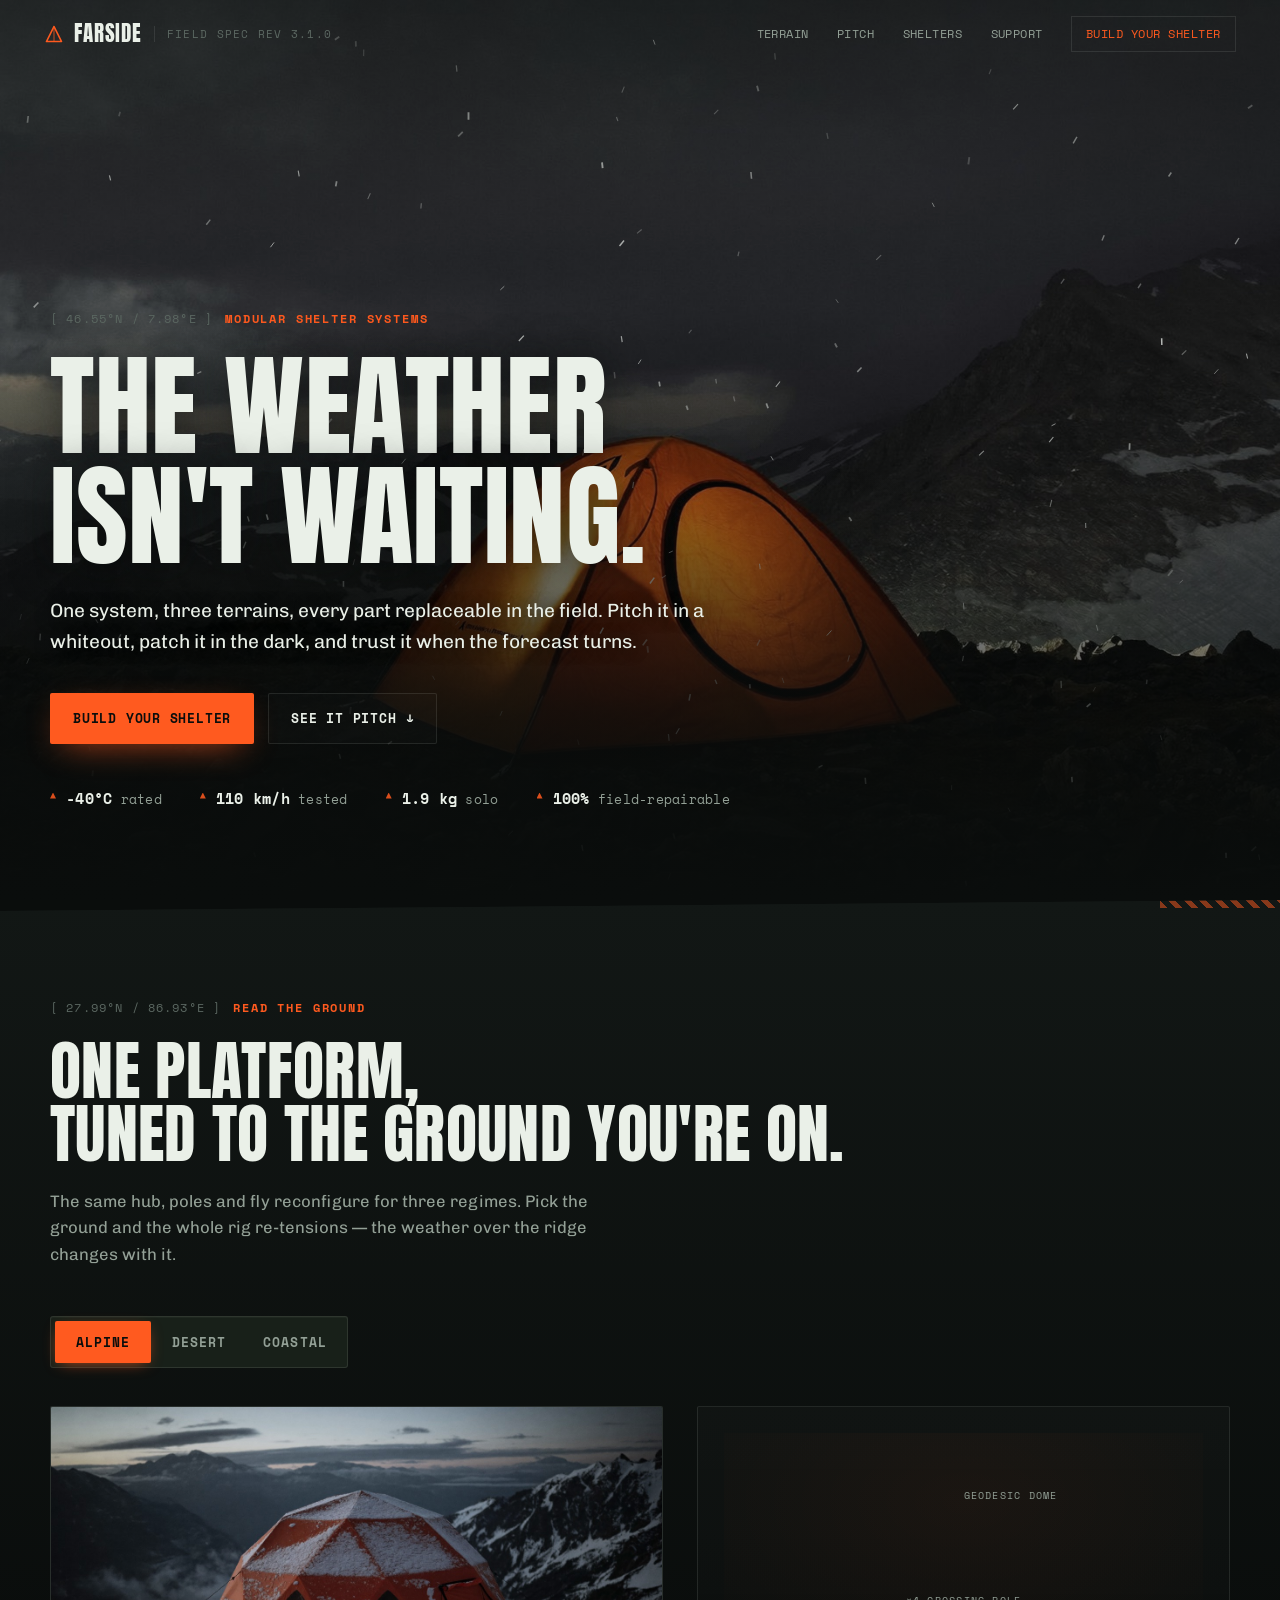
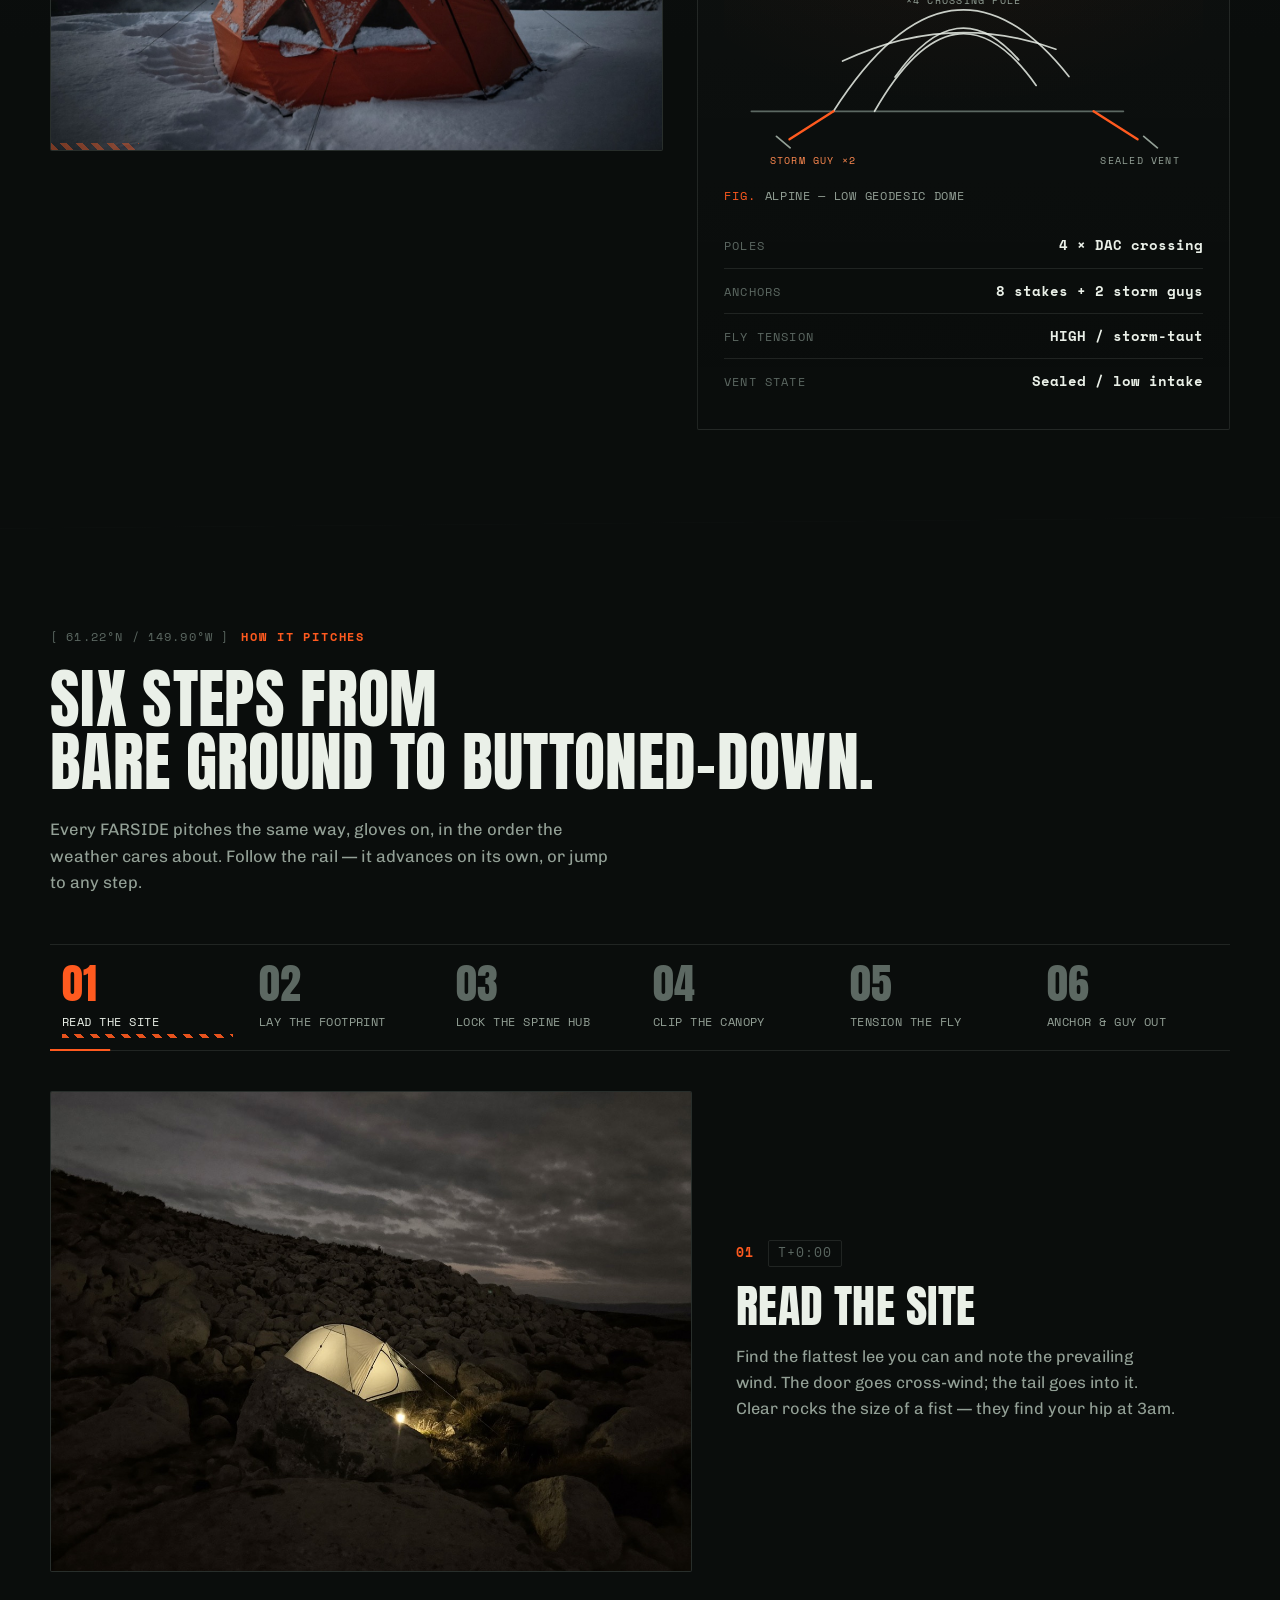
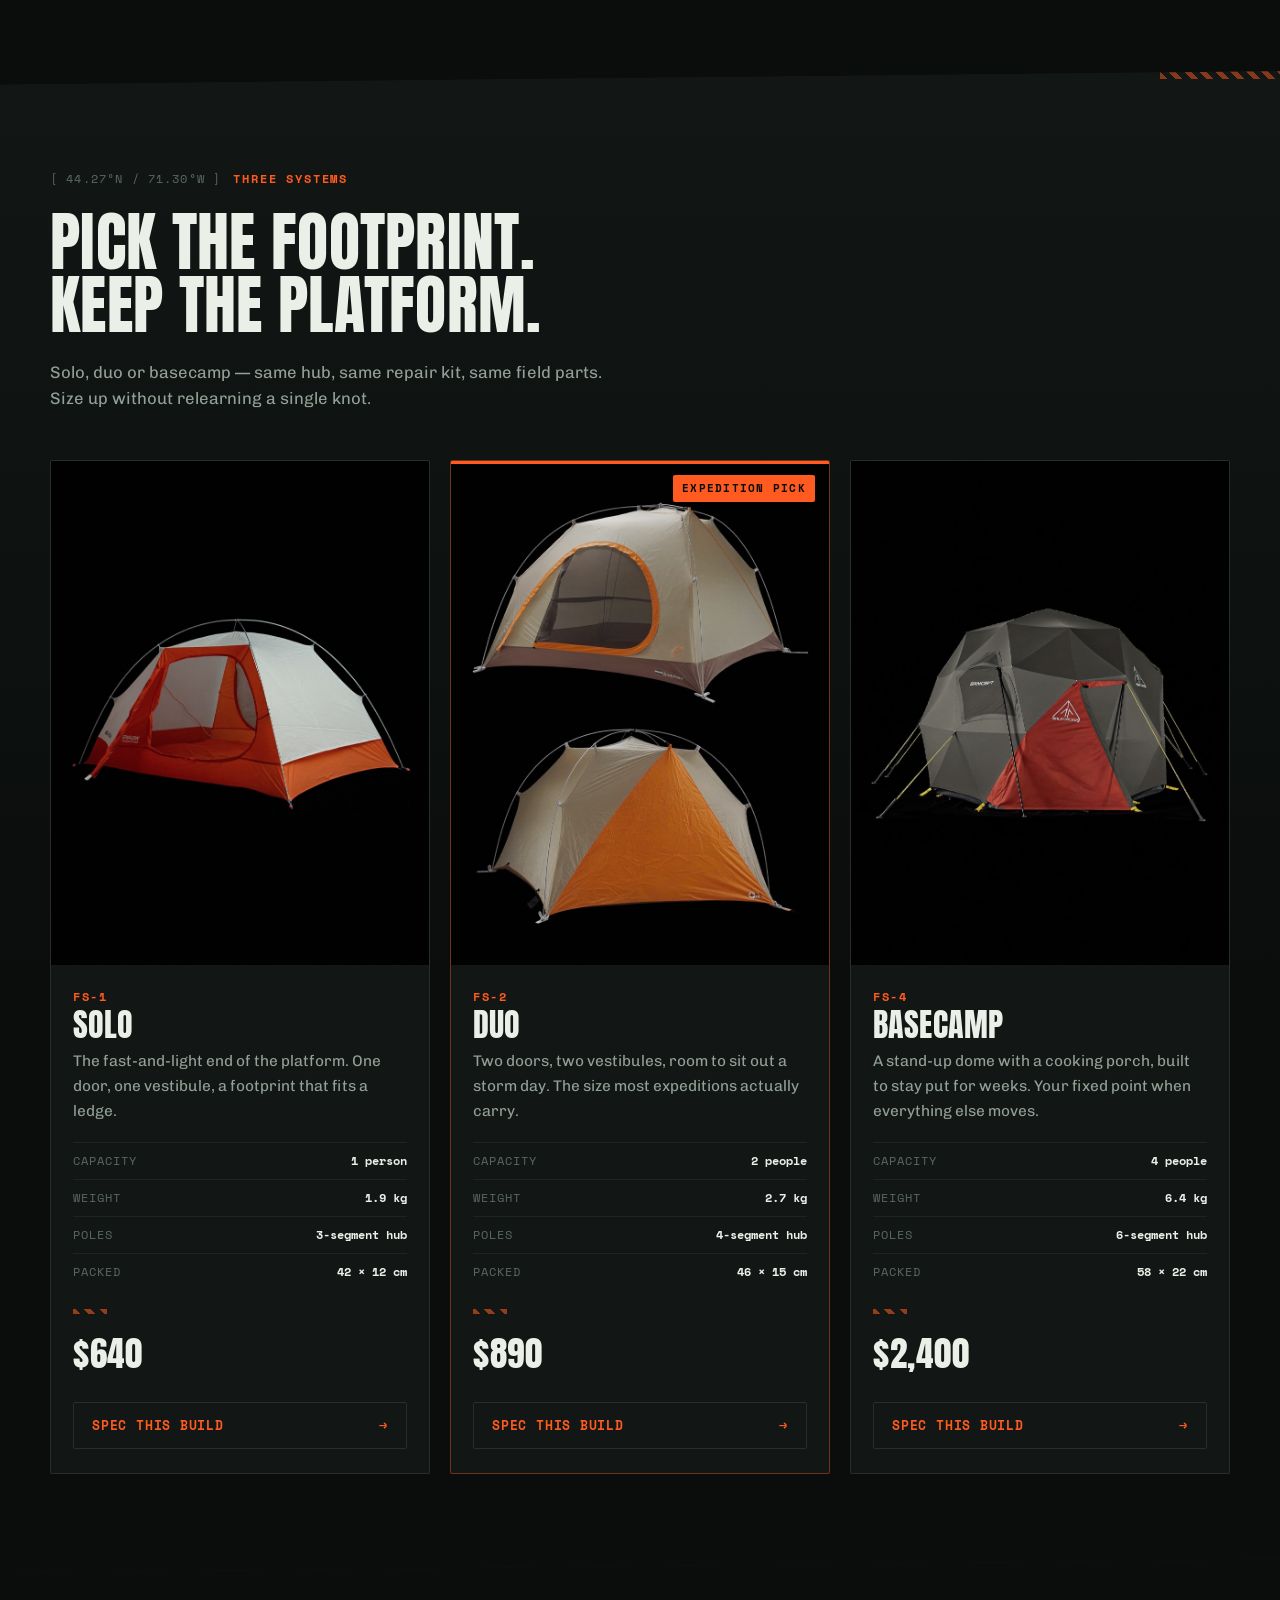
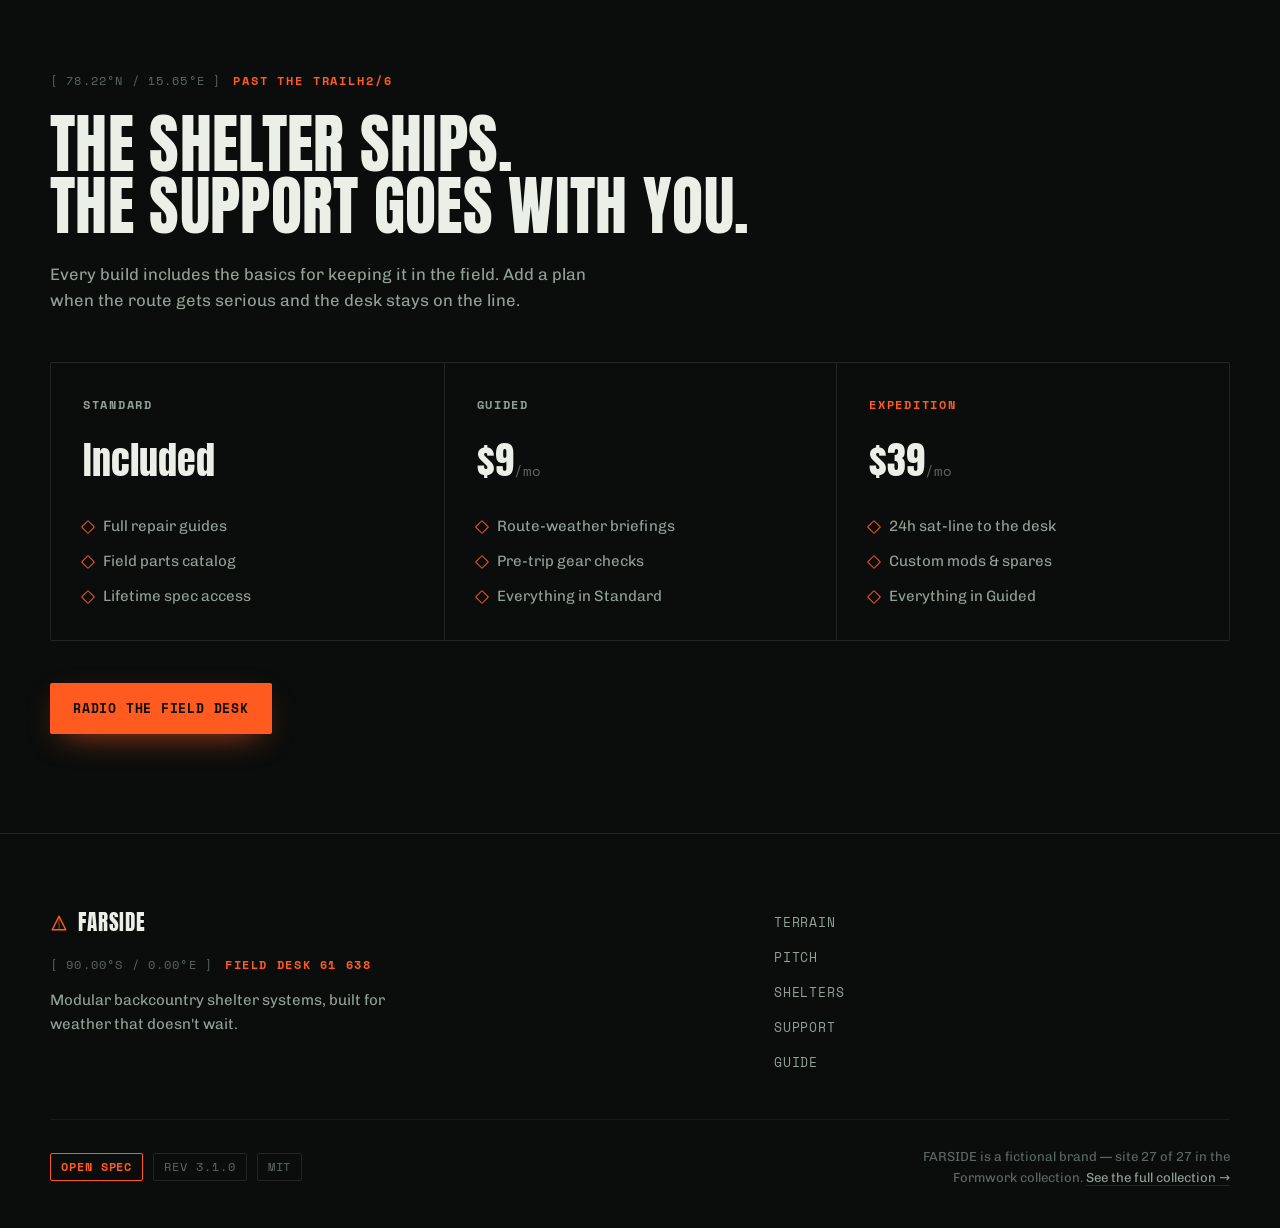
<file: index.html>
<!doctype html>
<html lang="en">
<head>
<meta charset="utf-8" />
<meta name="viewport" content="width=device-width, initial-scale=1" />
<title>FARSIDE — Shelter systems for weather that doesn't wait</title>
<meta name="description" content="FARSIDE builds modular backcountry shelter systems: one platform, three terrains, every part field-replaceable. Rated to -40°C, tested to 110 km/h." />
<meta name="theme-color" content="#0A0D0C" />
<meta property="og:title" content="FARSIDE — Modular backcountry shelter systems" />
<meta property="og:description" content="One system, three terrains, every part replaceable in the field. The weather isn't waiting." />
<link rel="preconnect" href="https://fonts.googleapis.com" />
<link rel="preconnect" href="https://fonts.gstatic.com" crossorigin />
<link href="https://fonts.googleapis.com/css2?family=Anton&family=Chivo:wght@400;500;700&family=Space+Mono:wght@400;700&display=swap" rel="stylesheet" />
<link rel="stylesheet" href="./styles.css" />
</head>
<body>
<a class="skip" href="#hero">Skip to content</a>

<header class="nav" id="nav">
  <a class="brand" href="./" aria-label="FARSIDE home">
    <span class="brand-mark" aria-hidden="true">
      <svg viewBox="0 0 24 24" width="20" height="20" fill="none"><path d="M12 3 3 21h18L12 3Z" stroke="currentColor" stroke-width="2" stroke-linejoin="round"/><path d="M12 3v18" stroke="currentColor" stroke-width="2" stroke-linejoin="round" opacity=".45"/></svg>
    </span>
    <span class="brand-word">FARSIDE</span>
    <span class="brand-rev" aria-hidden="true">FIELD SPEC rev 3.1.0</span>
  </a>
  <nav class="nav-links" aria-label="Primary">
    <a href="#terrain">Terrain</a>
    <a href="#pitch">Pitch</a>
    <a href="#shelters">Shelters</a>
    <a href="#support">Support</a>
    <a class="nav-cta" href="#shelters">Build your shelter</a>
  </nav>
</header>

<main>
  <!-- ============ HERO ============ -->
  <section class="hero" id="hero">
    <div class="hero-media">
      <img class="hero-bg" src="./assets/hero.jpg" width="1920" height="1080" fetchpriority="high"
           alt="A storm-lit expedition tent pitched on an exposed alpine ridge at dusk, snow driving across the frame." />
      <canvas id="weather" aria-hidden="true"></canvas>
      <div class="hero-scrim" aria-hidden="true"></div>
    </div>
    <div class="hero-inner">
      <p class="eyebrow reveal">
        <span class="grid-ref" aria-hidden="true">[ 46.55&deg;N / 7.98&deg;E ]</span>
        <span class="scramble" data-scramble>MODULAR SHELTER SYSTEMS</span>
      </p>
      <h1 class="hero-title reveal">The weather<br>isn't waiting.</h1>
      <p class="hero-sub reveal">One system, three terrains, every part replaceable in the field.
        Pitch it in a whiteout, patch it in the dark, and trust it when the forecast turns.</p>
      <div class="hero-cta reveal">
        <a class="btn btn-primary" href="#shelters">Build your shelter</a>
        <a class="btn btn-ghost" href="#pitch">See it pitch <span aria-hidden="true">&darr;</span></a>
      </div>
      <ul class="stat-strip reveal" aria-label="Field ratings at a glance">
        <li><b class="scramble" data-scramble>-40&deg;C</b> rated</li>
        <li><b class="scramble" data-scramble>110 km/h</b> tested</li>
        <li><b class="scramble" data-scramble>1.9 kg</b> solo</li>
        <li><b class="scramble" data-scramble>100%</b> field-repairable</li>
      </ul>
    </div>
  </section>

  <!-- ============ TERRAIN — segmented control ============ -->
  <section id="terrain" class="terrain cut-both">
    <div class="section-head">
      <p class="eyebrow reveal">
        <span class="grid-ref" aria-hidden="true">[ 27.99&deg;N / 86.93&deg;E ]</span>
        <span class="scramble" data-scramble>READ THE GROUND</span>
      </p>
      <h2 class="reveal">One platform,<br>tuned to the ground you're on.</h2>
      <p class="section-lead reveal">The same hub, poles and fly reconfigure for three regimes. Pick the ground and
        the whole rig re-tensions &mdash; the weather over the ridge changes with it.</p>
    </div>

    <div class="terrain-control reveal">
      <div class="seg" role="tablist" aria-label="Choose terrain">
        <span class="seg-thumb" aria-hidden="true"></span>
        <button class="seg-btn" role="tab" id="tab-alpine" aria-selected="true" aria-controls="terrain-panel" tabindex="0" data-terrain="alpine">Alpine</button>
        <button class="seg-btn" role="tab" id="tab-desert" aria-selected="false" aria-controls="terrain-panel" tabindex="-1" data-terrain="desert">Desert</button>
        <button class="seg-btn" role="tab" id="tab-coastal" aria-selected="false" aria-controls="terrain-panel" tabindex="-1" data-terrain="coastal">Coastal</button>
      </div>
    </div>

    <div class="terrain-panel" id="terrain-panel" role="tabpanel" aria-labelledby="tab-alpine" tabindex="0">
      <!-- environment image -->
      <div class="env-stack">
        <img class="env is-active" data-env="alpine" src="./assets/terrain-alpine.jpg" width="1280" height="720" loading="lazy"
             alt="A geodesic dome tent braced on a wind-scoured alpine col under a bank of grey cloud." />
        <img class="env" data-env="desert" src="./assets/terrain-desert.jpg" width="1280" height="720" loading="lazy"
             alt="A shade-awning shelter on cracked desert hardpan, heat haze rising off the ground." />
        <img class="env" data-env="coastal" src="./assets/terrain-coastal.jpg" width="1280" height="720" loading="lazy"
             alt="A low aerodynamic tent staked into a rain-swept coastal headland, sea spray blowing inland." />
      </div>

      <!-- diagram + spec -->
      <div class="config">
        <figure class="diagram">
          <svg class="tent-svg" viewBox="0 0 420 300" role="img" aria-labelledby="diagram-title diagram-desc">
            <title id="diagram-title">Tent configuration diagram</title>
            <desc id="diagram-desc">A line drawing of the shelter re-pitched for the selected terrain, showing pole geometry, anchors and vent state. Highlighted members are the terrain-specific reinforcements.</desc>

            <!-- ALPINE: low geodesic dome, crossing poles, storm guys -->
            <g class="tent-config is-active" data-config="alpine">
              <path class="ground" pathLength="1" d="M24 244 H396" />
              <path class="member" pathLength="1" d="M96 244 Q210 66 324 244" />
              <path class="member" pathLength="1" d="M132 244 Q210 108 288 244" />
              <path class="member" pathLength="1" d="M104 200 Q210 150 316 200" />
              <path class="member" pathLength="1" d="M150 214 Q210 128 270 214" />
              <path class="hl" pathLength="1" d="M96 244 L52 272" />
              <path class="hl" pathLength="1" d="M324 244 L368 272" />
              <path class="stake" pathLength="1" d="M46 266 l12 10 M368 266 l12 10" />
              <text class="callout" x="210" y="58">GEODESIC DOME</text>
              <text class="callout" x="210" y="150" text-anchor="middle">&times;4 CROSSING POLE</text>
              <text class="callout hl-txt" x="40" y="290">STORM GUY &times;2</text>
              <text class="callout" x="330" y="290">SEALED VENT</text>
            </g>

            <!-- DESERT: extended shade awning, elevated vent gap, wide stakes -->
            <g class="tent-config" data-config="desert">
              <path class="ground" pathLength="1" d="M24 244 H396" />
              <path class="member" pathLength="1" d="M196 236 Q262 112 322 236" />
              <path class="member" pathLength="1" d="M214 232 Q262 150 300 232" />
              <path class="hl" pathLength="1" d="M258 122 L84 176 L104 214" />
              <path class="hl" pathLength="1" d="M84 176 L84 236" />
              <path class="member" pathLength="1" d="M196 236 h126" stroke-dasharray="6 7" />
              <path class="stake" pathLength="1" d="M74 232 l20 12 M300 236 l20 12" />
              <text class="callout hl-txt" x="150" y="150">SHADE AWNING</text>
              <text class="callout" x="262" y="104" text-anchor="middle">VENT GAP</text>
              <text class="callout" x="322" y="272">WIDE STAKE</text>
              <text class="callout" x="60" y="272">SPAR</text>
            </g>

            <!-- COASTAL: aerodynamic low tail into wind, storm skirt, doubled anchors -->
            <g class="tent-config" data-config="coastal">
              <path class="ground" pathLength="1" d="M24 244 H396" />
              <path class="member" pathLength="1" d="M60 244 Q66 196 132 178 Q232 150 300 150 Q356 150 360 244" />
              <path class="member" pathLength="1" d="M132 178 Q150 210 176 244" />
              <path class="member" pathLength="1" d="M300 150 Q312 200 322 244" />
              <path class="hl" pathLength="1" d="M60 244 Q210 258 360 244" />
              <path class="hl" pathLength="1" d="M72 244 l14 12 M112 244 l14 12 M300 244 l14 12 M338 244 l14 12" />
              <path class="wind" pathLength="1" d="M18 150 h64 m-14 -8 l14 8 -14 8" />
              <text class="callout" x="24" y="138">WIND</text>
              <text class="callout" x="70" y="176">AERO TAIL</text>
              <text class="callout hl-txt" x="210" y="278" text-anchor="middle">STORM SKIRT &middot; DOUBLED ANCHOR</text>
              <text class="callout" x="330" y="140">LEEWARD VENT</text>
            </g>
          </svg>
          <figcaption class="diagram-cap">
            <span class="grid-ref" aria-hidden="true">FIG.</span>
            <span data-config-label>Alpine &mdash; low geodesic dome</span>
          </figcaption>
        </figure>

        <dl class="config-spec">
          <div class="spec-row">
            <dt>Poles</dt>
            <dd class="scramble" data-scramble data-spec="poles">4 &times; DAC crossing</dd>
          </div>
          <div class="spec-row">
            <dt>Anchors</dt>
            <dd class="scramble" data-scramble data-spec="anchors">8 stakes + 2 storm guys</dd>
          </div>
          <div class="spec-row">
            <dt>Fly tension</dt>
            <dd class="scramble" data-scramble data-spec="tension">HIGH / storm-taut</dd>
          </div>
          <div class="spec-row">
            <dt>Vent state</dt>
            <dd class="scramble" data-scramble data-spec="vent">Sealed / low intake</dd>
          </div>
        </dl>
      </div>
    </div>
  </section>

  <!-- ============ PITCH — numbered walkthrough ============ -->
  <section id="pitch" class="pitch">
    <div class="section-head">
      <p class="eyebrow reveal">
        <span class="grid-ref" aria-hidden="true">[ 61.22&deg;N / 149.90&deg;W ]</span>
        <span class="scramble" data-scramble>HOW IT PITCHES</span>
      </p>
      <h2 class="reveal">Six steps from<br>bare ground to buttoned-down.</h2>
      <p class="section-lead reveal">Every FARSIDE pitches the same way, gloves on, in the order the weather cares about.
        Follow the rail &mdash; it advances on its own, or jump to any step.</p>
    </div>

    <div class="pitch-rig reveal">
      <div class="rail" role="group" aria-label="Pitch steps">
        <button class="rail-step is-active" type="button" data-step="0" aria-current="step" tabindex="0">
          <span class="rail-num">01</span><span class="rail-name">Read the site</span>
        </button>
        <button class="rail-step" type="button" data-step="1" tabindex="-1">
          <span class="rail-num">02</span><span class="rail-name">Lay the footprint</span>
        </button>
        <button class="rail-step" type="button" data-step="2" tabindex="-1">
          <span class="rail-num">03</span><span class="rail-name">Lock the spine hub</span>
        </button>
        <button class="rail-step" type="button" data-step="3" tabindex="-1">
          <span class="rail-num">04</span><span class="rail-name">Clip the canopy</span>
        </button>
        <button class="rail-step" type="button" data-step="4" tabindex="-1">
          <span class="rail-num">05</span><span class="rail-name">Tension the fly</span>
        </button>
        <button class="rail-step" type="button" data-step="5" tabindex="-1">
          <span class="rail-num">06</span><span class="rail-name">Anchor &amp; guy out</span>
        </button>
        <div class="rail-progress" aria-hidden="true"><span class="rail-progress-fill"></span></div>
      </div>

      <!-- all panels present so content survives with JS off; JS shows one at a time -->
      <div class="step-stage">
        <article class="step-panel is-active" data-step="0" aria-live="polite">
          <div class="step-media">
            <img src="./assets/pitch-1.jpg" width="1200" height="900" loading="lazy"
                 alt="A climber crouched on open ground, reading wind and slope before pitching." />
          </div>
          <div class="step-copy">
            <p class="step-index"><span class="step-index-num">01</span> <span class="step-time">T+0:00</span></p>
            <h3>Read the site</h3>
            <p>Find the flattest lee you can and note the prevailing wind. The door goes cross-wind; the tail
              goes into it. Clear rocks the size of a fist &mdash; they find your hip at 3am.</p>
          </div>
        </article>

        <article class="step-panel" data-step="1" aria-live="polite">
          <div class="step-media">
            <img src="./assets/pitch-2.jpg" width="1200" height="900" loading="lazy"
                 alt="Hands smoothing a groundsheet footprint over cleared terrain." />
          </div>
          <div class="step-copy">
            <p class="step-index"><span class="step-index-num">02</span> <span class="step-time">T+0:40</span></p>
            <h3>Lay the footprint</h3>
            <p>Roll the footprint printed-side down and square it to the wind. Its cut is 2 cm inside the fly
              so run-off sheds past it, never under you.</p>
          </div>
        </article>

        <article class="step-panel" data-step="2" aria-live="polite">
          <div class="step-media">
            <img src="./assets/pitch-3.jpg" width="1200" height="900" loading="lazy"
                 alt="A central spine hub being locked, poles radiating from it." />
          </div>
          <div class="step-copy">
            <p class="step-index"><span class="step-index-num">03</span> <span class="step-time">T+1:30</span></p>
            <h3>Lock the spine hub</h3>
            <p>Seat the four poles into the colour-keyed hub until each collar clicks. The hub is the one part
              that carries the whole load path &mdash; feel the click, don't just look.</p>
          </div>
        </article>

        <article class="step-panel" data-step="3" aria-live="polite">
          <div class="step-media">
            <img src="./assets/pitch-4.jpg" width="1200" height="900" loading="lazy"
                 alt="Canopy clips being snapped onto the standing pole frame." />
          </div>
          <div class="step-copy">
            <p class="step-index"><span class="step-index-num">04</span> <span class="step-time">T+2:20</span></p>
            <h3>Clip the canopy</h3>
            <p>Work the clips from the hub outward so tension spreads evenly. The canopy stands on its own now &mdash;
              a good sign it's clipped square is a taut ridge line with no wrinkles.</p>
          </div>
        </article>

        <article class="step-panel" data-step="4" aria-live="polite">
          <div class="step-media">
            <img src="./assets/pitch-5.jpg" width="1200" height="900" loading="lazy"
                 alt="The fly being drawn over the canopy and tensioned at the corners." />
          </div>
          <div class="step-copy">
            <p class="step-index"><span class="step-index-num">05</span> <span class="step-time">T+3:10</span></p>
            <h3>Tension the fly</h3>
            <p>Throw the fly, match the colour tabs, and pull each corner to a firm ring. Leave a hand's-width
              gap at the hem for airflow unless it's blowing &mdash; then skirt it down.</p>
          </div>
        </article>

        <article class="step-panel" data-step="5" aria-live="polite">
          <div class="step-media">
            <img src="./assets/pitch-6.jpg" width="1200" height="900" loading="lazy"
                 alt="Guy lines being anchored and tensioned against a darkening sky." />
          </div>
          <div class="step-copy">
            <p class="step-index"><span class="step-index-num">06</span> <span class="step-time">T+4:15</span></p>
            <h3>Anchor &amp; guy out</h3>
            <p>Drive stakes at 45&deg; away from the tent and run every guy line, even in calm. Weather turns
              while you sleep &mdash; a guyed-out FARSIDE holds through the gust that wakes you.</p>
          </div>
        </article>
      </div>
    </div>
  </section>

  <!-- ============ SHELTERS — tier cards ============ -->
  <section id="shelters" class="shelters cut-both">
    <div class="section-head">
      <p class="eyebrow reveal">
        <span class="grid-ref" aria-hidden="true">[ 44.27&deg;N / 71.30&deg;W ]</span>
        <span class="scramble" data-scramble>THREE SYSTEMS</span>
      </p>
      <h2 class="reveal">Pick the footprint.<br>Keep the platform.</h2>
      <p class="section-lead reveal">Solo, duo or basecamp &mdash; same hub, same repair kit, same field parts.
        Size up without relearning a single knot.</p>
    </div>

    <div class="tier-grid">
      <article class="tier">
        <div class="tier-art">
          <img src="./assets/tier-solo.jpg" width="600" height="800" loading="lazy"
               alt="The FS-1 Solo shelter, a compact single-person tent, staged against bare rock." />
        </div>
        <div class="tier-body">
          <p class="tier-model">FS-1</p>
          <h3 class="tier-name">Solo</h3>
          <p class="tier-desc">The fast-and-light end of the platform. One door, one vestibule, a footprint that
            fits a ledge.</p>
          <dl class="tier-spec">
            <div><dt>Capacity</dt><dd>1 person</dd></div>
            <div><dt>Weight</dt><dd>1.9 kg</dd></div>
            <div><dt>Poles</dt><dd>3-segment hub</dd></div>
            <div><dt>Packed</dt><dd>42 &times; 12 cm</dd></div>
          </dl>
          <p class="tier-price">$640</p>
          <a class="btn btn-tier" href="#support">Spec this build <span aria-hidden="true">&rarr;</span></a>
        </div>
      </article>

      <article class="tier tier--flag">
        <p class="tier-flag">Expedition pick</p>
        <div class="tier-art">
          <img src="./assets/tier-duo.jpg" width="600" height="800" loading="lazy"
               alt="The FS-2 Duo shelter, a two-person tent with twin vestibules, pitched on a snowfield." />
        </div>
        <div class="tier-body">
          <p class="tier-model">FS-2</p>
          <h3 class="tier-name">Duo</h3>
          <p class="tier-desc">Two doors, two vestibules, room to sit out a storm day. The size most expeditions
            actually carry.</p>
          <dl class="tier-spec">
            <div><dt>Capacity</dt><dd>2 people</dd></div>
            <div><dt>Weight</dt><dd>2.7 kg</dd></div>
            <div><dt>Poles</dt><dd>4-segment hub</dd></div>
            <div><dt>Packed</dt><dd>46 &times; 15 cm</dd></div>
          </dl>
          <p class="tier-price">$890</p>
          <a class="btn btn-tier" href="#support">Spec this build <span aria-hidden="true">&rarr;</span></a>
        </div>
      </article>

      <article class="tier">
        <div class="tier-art">
          <img src="./assets/tier-basecamp.jpg" width="600" height="800" loading="lazy"
               alt="The FS-4 Basecamp shelter, a four-person dome with a tall porch, anchored on a glacier." />
        </div>
        <div class="tier-body">
          <p class="tier-model">FS-4</p>
          <h3 class="tier-name">Basecamp</h3>
          <p class="tier-desc">A stand-up dome with a cooking porch, built to stay put for weeks. Your fixed point
            when everything else moves.</p>
          <dl class="tier-spec">
            <div><dt>Capacity</dt><dd>4 people</dd></div>
            <div><dt>Weight</dt><dd>6.4 kg</dd></div>
            <div><dt>Poles</dt><dd>6-segment hub</dd></div>
            <div><dt>Packed</dt><dd>58 &times; 22 cm</dd></div>
          </dl>
          <p class="tier-price">$2,400</p>
          <a class="btn btn-tier" href="#support">Spec this build <span aria-hidden="true">&rarr;</span></a>
        </div>
      </article>
    </div>
  </section>

  <!-- ============ SUPPORT — plan teaser ============ -->
  <section id="support" class="support">
    <div class="section-head">
      <p class="eyebrow reveal">
        <span class="grid-ref" aria-hidden="true">[ 78.22&deg;N / 15.65&deg;E ]</span>
        <span class="scramble" data-scramble>PAST THE TRAILHEAD</span>
      </p>
      <h2 class="reveal">The shelter ships.<br>The support goes with you.</h2>
      <p class="section-lead reveal">Every build includes the basics for keeping it in the field. Add a plan when the
        route gets serious and the desk stays on the line.</p>
    </div>

    <div class="plan-grid">
      <article class="plan">
        <p class="plan-name">Standard</p>
        <p class="plan-price">Included</p>
        <ul class="plan-list">
          <li>Full repair guides</li>
          <li>Field parts catalog</li>
          <li>Lifetime spec access</li>
        </ul>
      </article>
      <article class="plan">
        <p class="plan-name">Guided</p>
        <p class="plan-price">$9<span>/mo</span></p>
        <ul class="plan-list">
          <li>Route-weather briefings</li>
          <li>Pre-trip gear checks</li>
          <li>Everything in Standard</li>
        </ul>
      </article>
      <article class="plan">
        <p class="plan-name">Expedition</p>
        <p class="plan-price">$39<span>/mo</span></p>
        <ul class="plan-list">
          <li>24h sat-line to the desk</li>
          <li>Custom mods &amp; spares</li>
          <li>Everything in Guided</li>
        </ul>
      </article>
    </div>

    <div class="support-cta">
      <a class="btn btn-primary" href="mailto:desk@farside.example">Radio the field desk</a>
    </div>
  </section>
</main>

<footer class="footer">
  <div class="footer-top">
    <div class="footer-brand">
      <a class="brand" href="./" aria-label="FARSIDE home">
        <span class="brand-mark" aria-hidden="true">
          <svg viewBox="0 0 24 24" width="18" height="18" fill="none"><path d="M12 3 3 21h18L12 3Z" stroke="currentColor" stroke-width="2" stroke-linejoin="round"/><path d="M12 3v18" stroke="currentColor" stroke-width="2" stroke-linejoin="round" opacity=".45"/></svg>
        </span>
        <span class="brand-word">FARSIDE</span>
      </a>
      <p class="footer-eyebrow">
        <span class="grid-ref" aria-hidden="true">[ 90.00&deg;S / 0.00&deg;E ]</span>
        <span class="scramble" data-scramble>FIELD DESK // 24H</span>
      </p>
      <p class="footer-blurb">Modular backcountry shelter systems, built for weather that doesn't wait.</p>
    </div>
    <nav class="footer-links" aria-label="Footer">
      <a href="#terrain">Terrain</a>
      <a href="#pitch">Pitch</a>
      <a href="#shelters">Shelters</a>
      <a href="#support">Support</a>
      <a href="./guide/">Guide</a>
    </nav>
  </div>
  <div class="footer-bottom">
    <div class="badges">
      <span class="badge-spec">OPEN SPEC</span>
      <span class="badge-plain">rev 3.1.0</span>
      <span class="badge-plain">MIT</span>
    </div>
    <p class="footer-note">FARSIDE is a fictional brand &mdash; site 27 of 27 in the Formwork collection.
      <a href="https://bswxyz.github.io/formwork/">See the full collection &rarr;</a></p>
  </div>
</footer>

<script src="./main.js"></script>
</body>
</html>
</file>
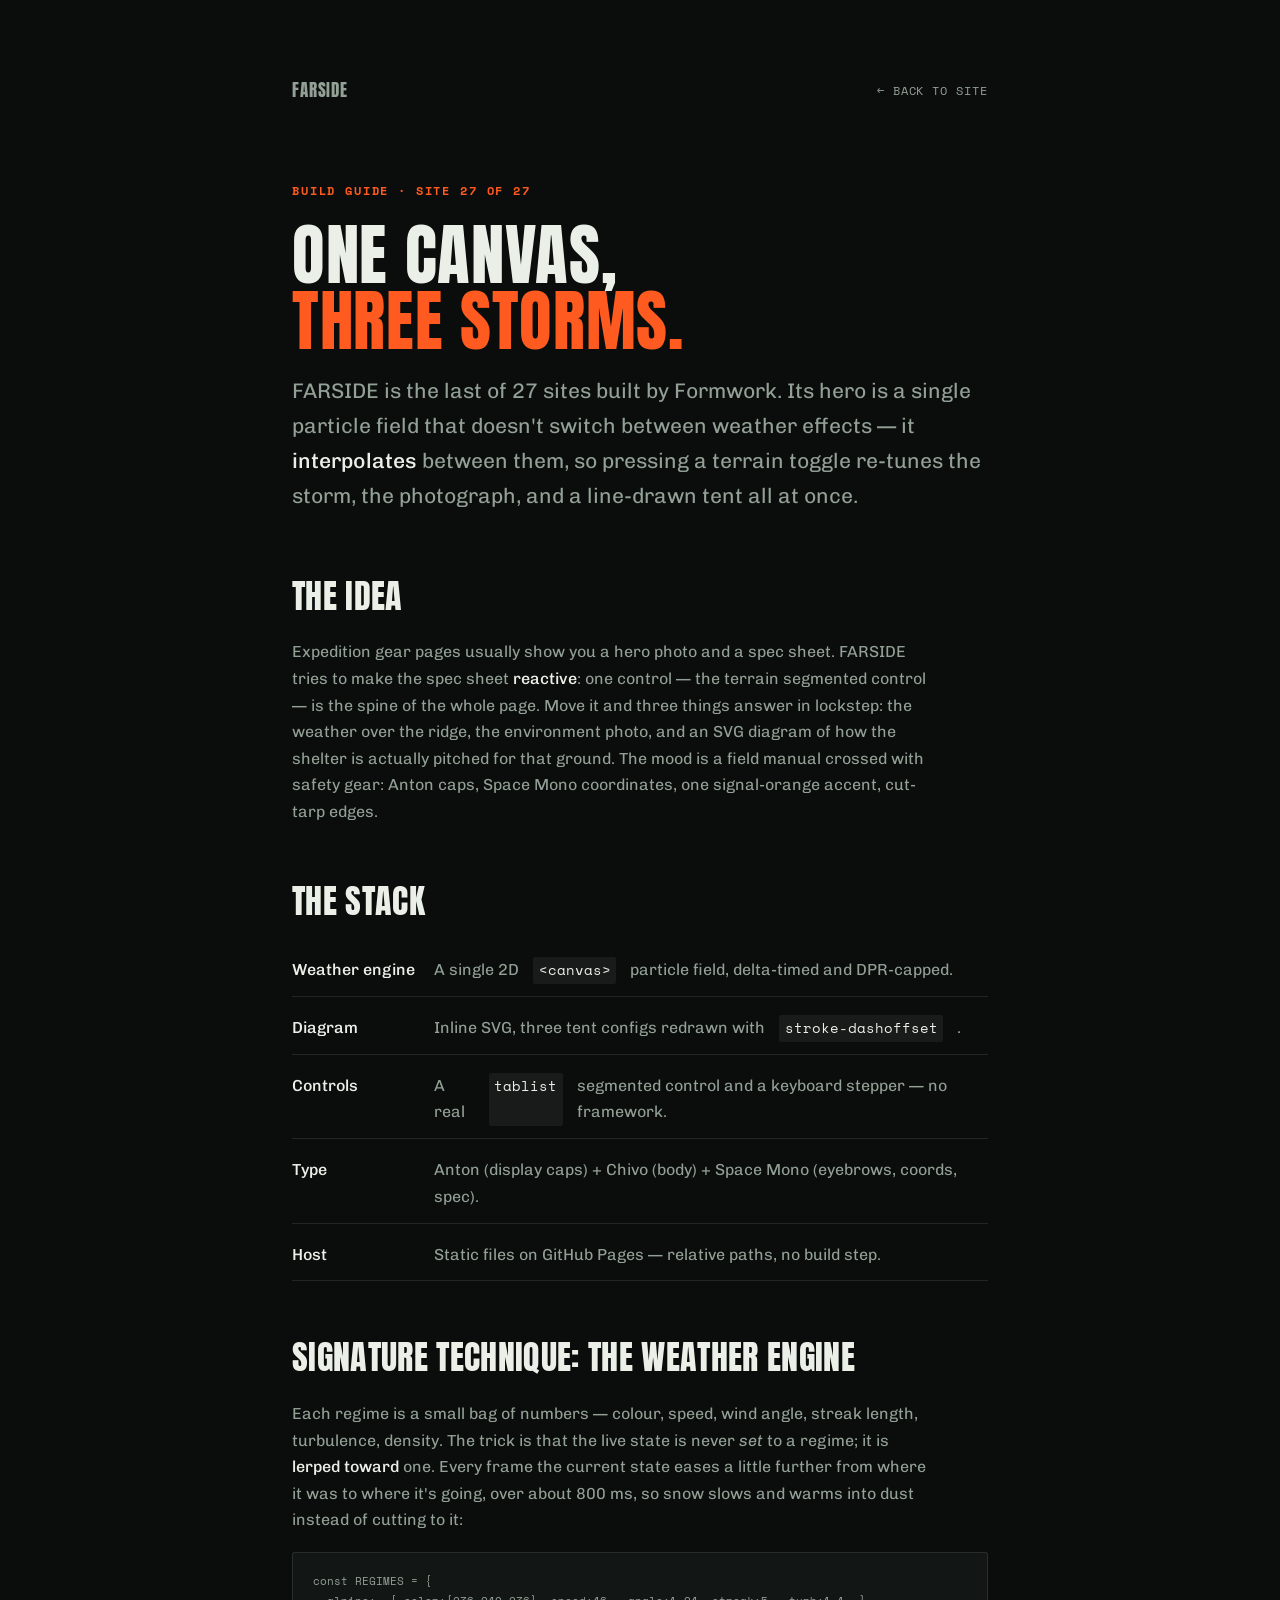
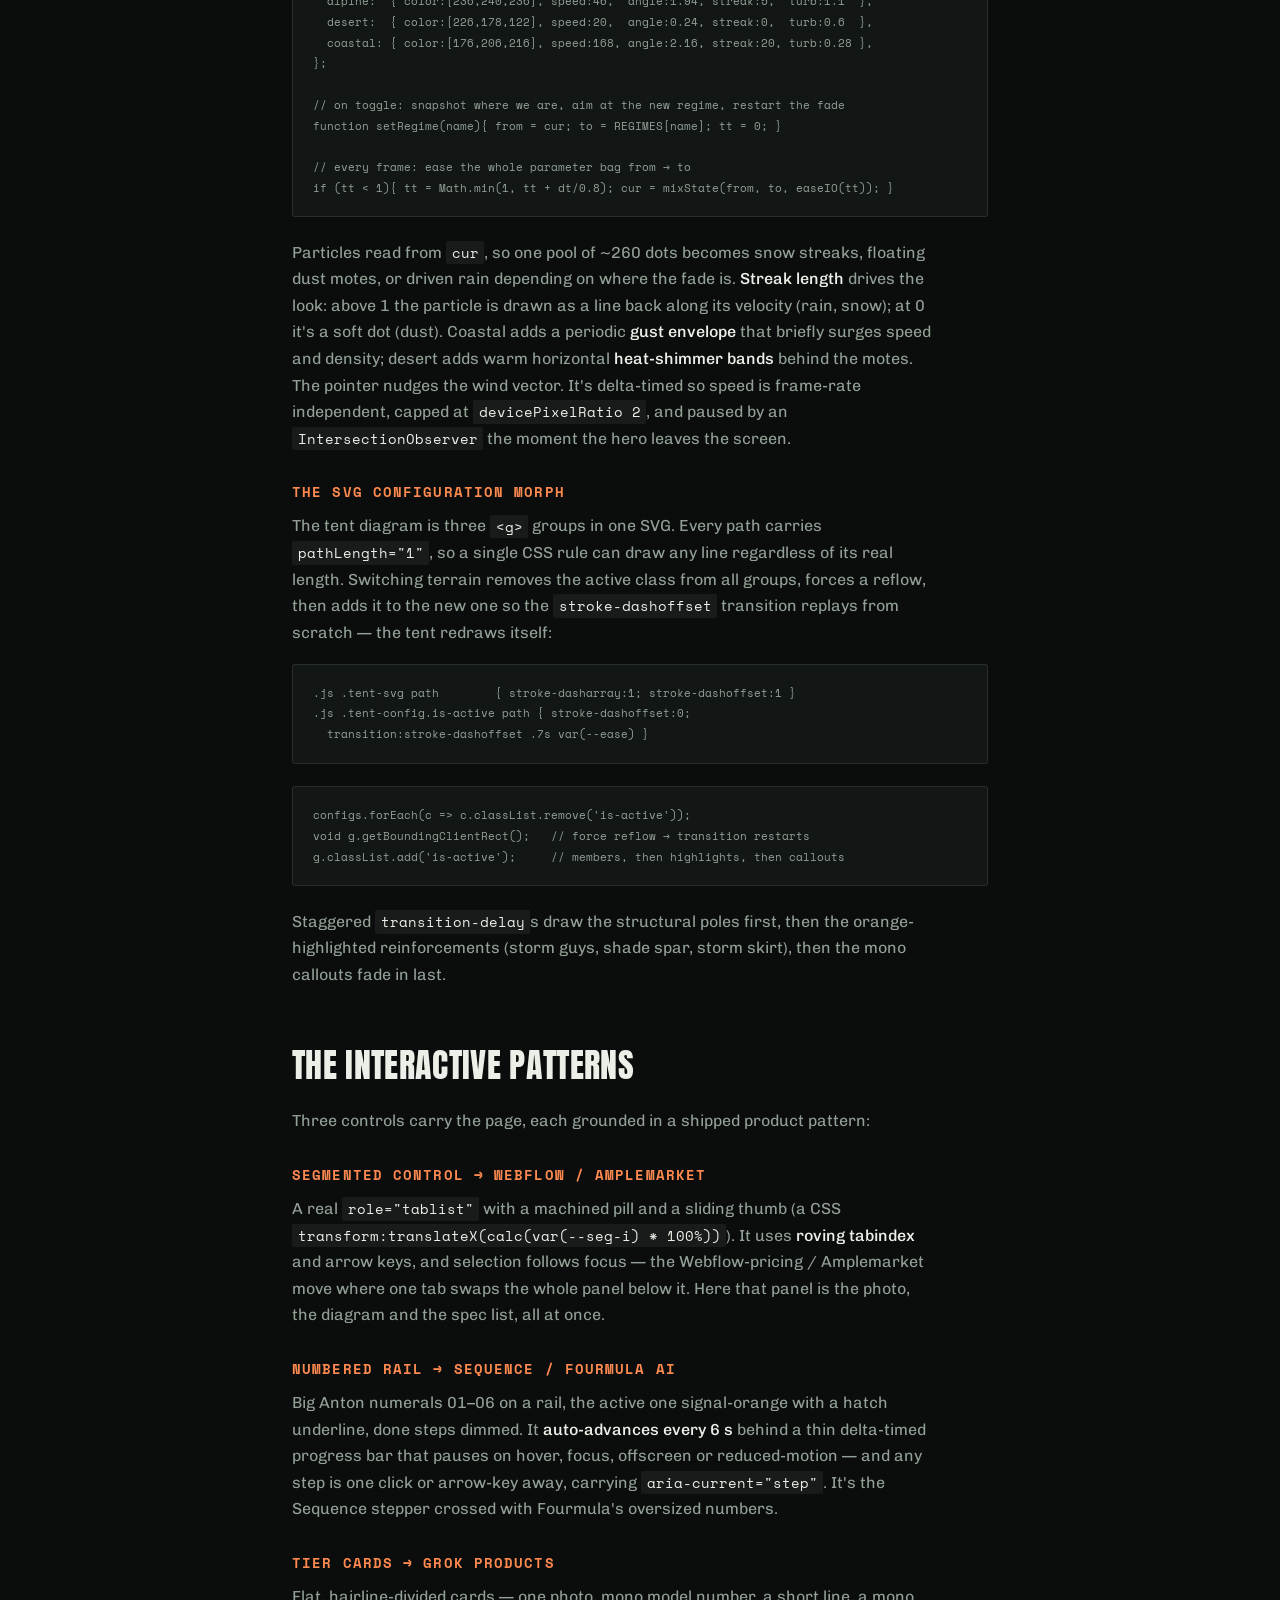
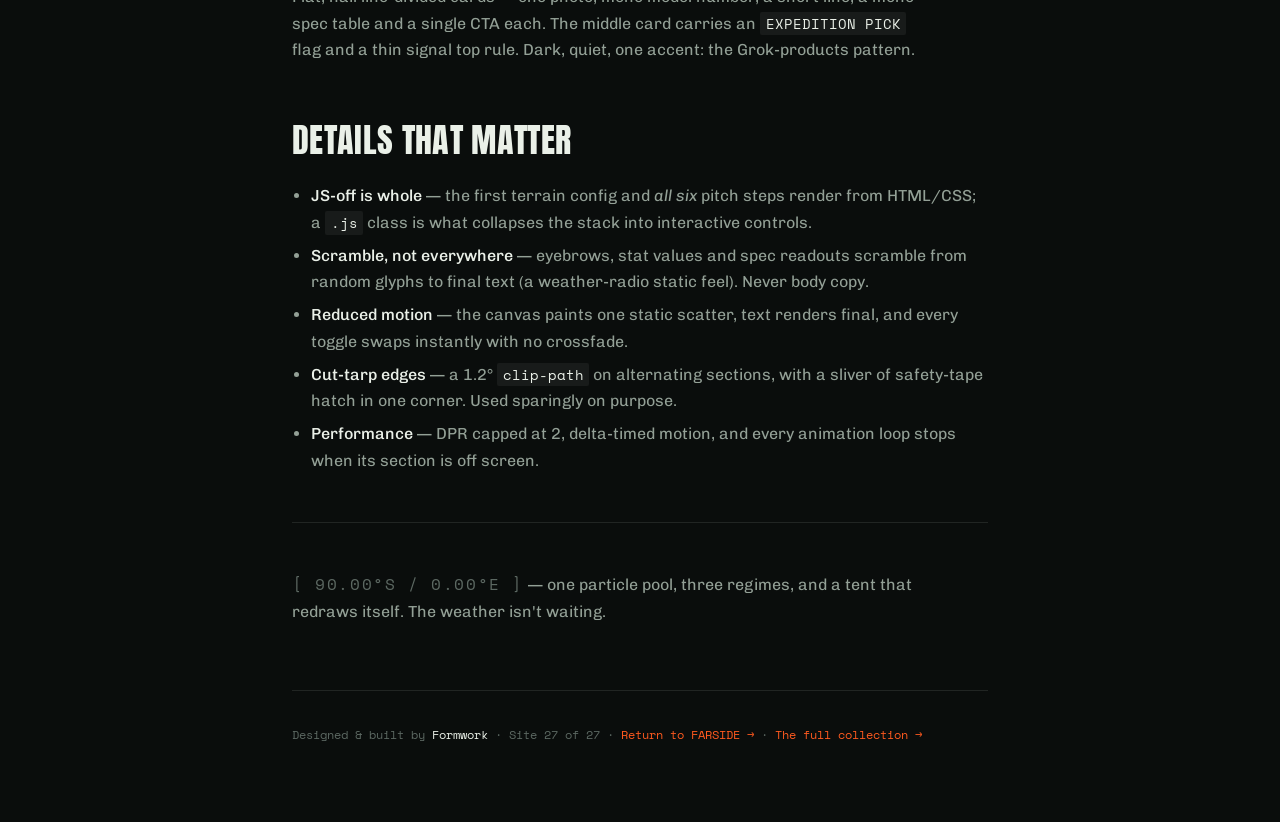
<file: guide/index.html>
<!doctype html>
<html lang="en">
<head>
<meta charset="utf-8" />
<meta name="viewport" content="width=device-width, initial-scale=1" />
<title>FARSIDE — Guide · One canvas, three storms</title>
<meta name="description" content="How the FARSIDE site was built with Formwork: one canvas particle engine that interpolates between three weather regimes, an SVG tent-configuration morph, and three accessible interactive patterns." />
<meta name="theme-color" content="#0A0D0C" />
<link rel="preconnect" href="https://fonts.googleapis.com" />
<link rel="preconnect" href="https://fonts.gstatic.com" crossorigin />
<link href="https://fonts.googleapis.com/css2?family=Anton&family=Chivo:wght@400;500;700&family=Space+Mono:wght@400;700&display=swap" rel="stylesheet" />
<style>
  :root{--bg:#0A0D0C;--panel:#121715;--ink:#EAF0E8;--dim:#93A096;--faint:#5C6862;
    --accent:#FF5A1F;--flare:#FF8A50;--line:rgba(234,240,232,.10)}
  *{box-sizing:border-box;margin:0;padding:0}
  body{background:var(--bg);color:var(--ink);font-family:"Chivo",system-ui,sans-serif;font-weight:400;
    line-height:1.66;-webkit-font-smoothing:antialiased}
  a{color:var(--accent);text-decoration:none}a:hover{text-decoration:underline}
  ::selection{background:var(--accent);color:#0A0D0C}
  .wrap{max-width:760px;margin:0 auto;padding:clamp(28px,6vw,80px) clamp(20px,5vw,32px)}
  .top{display:flex;justify-content:space-between;align-items:center;font-family:"Space Mono",monospace;
    font-size:.74rem;letter-spacing:.08em;text-transform:uppercase;color:var(--faint);margin-bottom:clamp(40px,8vh,90px)}
  .top a{color:var(--dim)}
  .brand{font-family:"Anton",sans-serif;font-weight:400;letter-spacing:.05em;color:var(--ink);font-size:1.05rem}
  .tag{display:inline-block;font-family:"Space Mono",monospace;font-size:.72rem;font-weight:700;
    letter-spacing:.16em;text-transform:uppercase;color:var(--accent);margin-bottom:1.4rem}
  h1{font-family:"Anton",sans-serif;font-weight:400;text-transform:uppercase;
    font-size:clamp(2.4rem,7.5vw,4.2rem);line-height:.98;letter-spacing:.01em;margin-bottom:1.2rem}
  h1 em{font-style:normal;color:var(--accent)}
  .lede{font-size:clamp(1.08rem,2.2vw,1.32rem);color:var(--dim);max-width:58ch;margin-bottom:3.4rem}
  h2{font-family:"Anton",sans-serif;font-weight:400;text-transform:uppercase;letter-spacing:.01em;
    font-size:clamp(1.5rem,4vw,2.1rem);margin:3rem 0 1rem}
  h3{font-family:"Space Mono",monospace;font-size:.86rem;font-weight:700;letter-spacing:.08em;
    text-transform:uppercase;color:var(--flare);margin:1.8rem 0 .6rem}
  p{color:var(--dim);margin:0 0 1.1rem;max-width:64ch}
  strong{color:var(--ink);font-weight:500}
  ul{color:var(--dim);margin:0 0 1.2rem 1.2rem}li{margin:.4rem 0}
  code{font-family:"Space Mono",monospace;font-size:.86em;background:rgba(255,255,255,.06);
    padding:.12em .4em;border-radius:2px;color:var(--ink)}
  pre{background:var(--panel);border:1px solid var(--line);border-radius:3px;padding:18px 20px;
    overflow-x:auto;margin:0 0 1.4rem;font-size:.8rem;line-height:1.62;font-family:"Space Mono",monospace}
  pre code{background:none;padding:0;color:var(--dim)}
  .stack{list-style:none;margin:0 0 1.2rem;padding:0}
  .stack li{display:flex;gap:14px;padding:12px 0;border-bottom:1px solid var(--line)}
  .stack b{color:var(--ink);font-weight:500;min-width:128px}
  .rule{height:1px;background:var(--line);margin:3rem 0}
  .grid-ref{color:var(--faint);font-family:"Space Mono",monospace;letter-spacing:.1em}
  footer{margin-top:4rem;padding-top:2rem;border-top:1px solid var(--line);font-family:"Space Mono",monospace;
    font-size:.76rem;color:var(--faint);line-height:1.9}
</style>
</head>
<body>
<div class="wrap">
  <div class="top"><a class="brand" href="../">FARSIDE</a><a href="../">&larr; Back to site</a></div>
  <span class="tag">Build guide &middot; Site 27 of 27</span>
  <h1>One canvas,<br><em>three storms.</em></h1>
  <p class="lede">FARSIDE is the last of 27 sites built by Formwork. Its hero is a single particle field that
    doesn't switch between weather effects &mdash; it <strong>interpolates</strong> between them, so pressing a
    terrain toggle re-tunes the storm, the photograph, and a line-drawn tent all at once.</p>

  <h2>The idea</h2>
  <p>Expedition gear pages usually show you a hero photo and a spec sheet. FARSIDE tries to make the spec
    sheet <strong>reactive</strong>: one control &mdash; the terrain segmented control &mdash; is the spine of the whole
    page. Move it and three things answer in lockstep: the weather over the ridge, the environment photo,
    and an SVG diagram of how the shelter is actually pitched for that ground. The mood is a field manual
    crossed with safety gear: Anton caps, Space Mono coordinates, one signal-orange accent, cut-tarp edges.</p>

  <h2>The stack</h2>
  <ul class="stack">
    <li><b>Weather engine</b> A single 2D <code>&lt;canvas&gt;</code> particle field, delta-timed and DPR-capped.</li>
    <li><b>Diagram</b> Inline SVG, three tent configs redrawn with <code>stroke-dashoffset</code>.</li>
    <li><b>Controls</b> A real <code>tablist</code> segmented control and a keyboard stepper &mdash; no framework.</li>
    <li><b>Type</b> Anton (display caps) + Chivo (body) + Space Mono (eyebrows, coords, spec).</li>
    <li><b>Host</b> Static files on GitHub Pages &mdash; relative paths, no build step.</li>
  </ul>

  <h2>Signature technique: the weather engine</h2>
  <p>Each regime is a small bag of numbers &mdash; colour, speed, wind angle, streak length, turbulence,
    density. The trick is that the live state is never <em>set</em> to a regime; it is <strong>lerped toward</strong>
    one. Every frame the current state eases a little further from where it was to where it's going, over
    about 800&nbsp;ms, so snow slows and warms into dust instead of cutting to it:</p>
  <pre><code>const REGIMES = {
  alpine:  { color:[236,240,236], speed:46,  angle:1.94, streak:5,  turb:1.1  },
  desert:  { color:[226,178,122], speed:20,  angle:0.24, streak:0,  turb:0.6  },
  coastal: { color:[176,206,216], speed:168, angle:2.16, streak:20, turb:0.28 },
};

// on toggle: snapshot where we are, aim at the new regime, restart the fade
function setRegime(name){ from = cur; to = REGIMES[name]; tt = 0; }

// every frame: ease the whole parameter bag from → to
if (tt &lt; 1){ tt = Math.min(1, tt + dt/0.8); cur = mixState(from, to, easeIO(tt)); }</code></pre>
  <p>Particles read from <code>cur</code>, so one pool of ~260 dots becomes snow streaks, floating dust motes,
    or driven rain depending on where the fade is. <strong>Streak length</strong> drives the look: above 1 the
    particle is drawn as a line back along its velocity (rain, snow); at 0 it's a soft dot (dust). Coastal
    adds a periodic <strong>gust envelope</strong> that briefly surges speed and density; desert adds warm
    horizontal <strong>heat-shimmer bands</strong> behind the motes. The pointer nudges the wind vector. It's
    delta-timed so speed is frame-rate independent, capped at <code>devicePixelRatio&nbsp;2</code>, and paused by an
    <code>IntersectionObserver</code> the moment the hero leaves the screen.</p>

  <h3>The SVG configuration morph</h3>
  <p>The tent diagram is three <code>&lt;g&gt;</code> groups in one SVG. Every path carries
    <code>pathLength="1"</code>, so a single CSS rule can draw any line regardless of its real length. Switching
    terrain removes the active class from all groups, forces a reflow, then adds it to the new one so the
    <code>stroke-dashoffset</code> transition replays from scratch &mdash; the tent redraws itself:</p>
  <pre><code>.js .tent-svg path        { stroke-dasharray:1; stroke-dashoffset:1 }
.js .tent-config.is-active path { stroke-dashoffset:0;
  transition:stroke-dashoffset .7s var(--ease) }</code></pre>
  <pre><code>configs.forEach(c =&gt; c.classList.remove('is-active'));
void g.getBoundingClientRect();   // force reflow → transition restarts
g.classList.add('is-active');     // members, then highlights, then callouts</code></pre>
  <p>Staggered <code>transition-delay</code>s draw the structural poles first, then the orange-highlighted
    reinforcements (storm guys, shade spar, storm skirt), then the mono callouts fade in last.</p>

  <h2>The interactive patterns</h2>
  <p>Three controls carry the page, each grounded in a shipped product pattern:</p>

  <h3>Segmented control &rarr; Webflow / Amplemarket</h3>
  <p>A real <code>role="tablist"</code> with a machined pill and a sliding thumb (a CSS
    <code>transform:translateX(calc(var(--seg-i) * 100%))</code>). It uses <strong>roving tabindex</strong> and arrow
    keys, and selection follows focus &mdash; the Webflow-pricing / Amplemarket move where one tab swaps the whole
    panel below it. Here that panel is the photo, the diagram and the spec list, all at once.</p>

  <h3>Numbered rail &rarr; Sequence / Fourmula AI</h3>
  <p>Big Anton numerals 01&ndash;06 on a rail, the active one signal-orange with a hatch underline, done steps
    dimmed. It <strong>auto-advances every 6&nbsp;s</strong> behind a thin delta-timed progress bar that pauses on
    hover, focus, offscreen or reduced-motion &mdash; and any step is one click or arrow-key away, carrying
    <code>aria-current="step"</code>. It's the Sequence stepper crossed with Fourmula's oversized numbers.</p>

  <h3>Tier cards &rarr; Grok products</h3>
  <p>Flat, hairline-divided cards &mdash; one photo, mono model number, a short line, a mono spec table and a
    single CTA each. The middle card carries an <code>EXPEDITION PICK</code> flag and a thin signal top rule.
    Dark, quiet, one accent: the Grok-products pattern.</p>

  <h2>Details that matter</h2>
  <ul>
    <li><strong>JS-off is whole</strong> &mdash; the first terrain config and <em>all six</em> pitch steps render from
      HTML/CSS; a <code>.js</code> class is what collapses the stack into interactive controls.</li>
    <li><strong>Scramble, not everywhere</strong> &mdash; eyebrows, stat values and spec readouts scramble from random
      glyphs to final text (a weather-radio static feel). Never body copy.</li>
    <li><strong>Reduced motion</strong> &mdash; the canvas paints one static scatter, text renders final, and every
      toggle swaps instantly with no crossfade.</li>
    <li><strong>Cut-tarp edges</strong> &mdash; a 1.2&deg; <code>clip-path</code> on alternating sections, with a sliver of
      safety-tape hatch in one corner. Used sparingly on purpose.</li>
    <li><strong>Performance</strong> &mdash; DPR capped at 2, delta-timed motion, and every animation loop stops when
      its section is off screen.</li>
  </ul>

  <div class="rule"></div>
  <p><span class="grid-ref">[ 90.00&deg;S / 0.00&deg;E ]</span> &mdash; one particle pool, three regimes, and a tent that
    redraws itself. The weather isn't waiting.</p>
  <footer>Designed &amp; built by <strong>Formwork</strong> &middot; Site 27 of 27 &middot;
    <a href="../">Return to FARSIDE &rarr;</a> &middot; <a href="https://bswxyz.github.io/formwork/">The full collection &rarr;</a></footer>
</div>
</body>
</html>
</file>
<file: styles.css>
/* ================================================================
   FARSIDE — modular backcountry shelter systems
   Design tokens live in :root. Single signal accent (orange).
   ================================================================ */
:root{
  --bg:#0A0D0C;          /* cold near-black, green undertone */
  --panel:#121715;
  --panel-2:#182019;
  --ink:#EAF0E8;         /* cold bone */
  --dim:#93A096;
  --faint:#5C6862;
  --accent:#FF5A1F;      /* signal orange — the one accent */
  --flare:#FF8A50;
  --ember:#B33A0E;
  --line:rgba(234,240,232,.10);
  --line-2:rgba(234,240,232,.055);
  --accent-soft:rgba(255,90,31,.12);
  --max:1180px;
  --ease:cubic-bezier(.2,.7,.2,1);
  --ease-snap:cubic-bezier(.16,1,.3,1);
  --hatch:repeating-linear-gradient(45deg,var(--accent) 0 5px,transparent 5px 11px);
}
*{box-sizing:border-box;margin:0;padding:0}
html{scroll-behavior:smooth}
@media (prefers-reduced-motion:reduce){html{scroll-behavior:auto}}
body{
  background:var(--bg);
  color:var(--ink);
  font-family:"Chivo",system-ui,sans-serif;
  font-weight:400;
  line-height:1.6;
  overflow-x:hidden;
  -webkit-font-smoothing:antialiased;
  text-rendering:optimizeLegibility;
}
a{color:inherit;text-decoration:none}
img{max-width:100%;display:block}
::selection{background:var(--accent);color:#0A0D0C}

/* ---------- shared type ---------- */
h1,h2,h3{font-family:"Anton",Impact,system-ui,sans-serif;font-weight:400;
  text-transform:uppercase;letter-spacing:.005em;line-height:.98}
.eyebrow{font-family:"Space Mono",ui-monospace,monospace;font-size:.72rem;font-weight:700;
  text-transform:uppercase;letter-spacing:.16em;color:var(--accent);
  display:flex;align-items:center;gap:12px;flex-wrap:wrap;margin-bottom:1.4rem}
.grid-ref{color:var(--faint);font-weight:400;letter-spacing:.1em}
.scramble{white-space:nowrap}

/* ---------- skip link ---------- */
.skip{position:fixed;top:-60px;left:12px;z-index:400;background:var(--accent);color:#0A0D0C;
  padding:10px 16px;font-family:"Space Mono",monospace;font-weight:700;font-size:.8rem;
  text-transform:uppercase;letter-spacing:.08em;transition:top .2s var(--ease)}
.skip:focus{top:12px}

/* ---------- nav ---------- */
.nav{
  position:fixed;top:0;left:0;right:0;z-index:100;
  display:flex;align-items:center;justify-content:space-between;
  padding:16px clamp(16px,4vw,44px);
  border-bottom:1px solid transparent;
  transition:background .35s var(--ease),border-color .35s var(--ease),padding .35s var(--ease);
}
.nav.scrolled{
  background:rgba(10,13,12,.72);backdrop-filter:blur(14px);-webkit-backdrop-filter:blur(14px);
  border-bottom:1px solid var(--line);padding-top:11px;padding-bottom:11px;
}
.brand{display:inline-flex;align-items:center;gap:10px}
.brand-mark{display:inline-flex;color:var(--accent)}
.brand-word{font-family:"Anton",sans-serif;font-size:1.32rem;letter-spacing:.04em;
  text-transform:uppercase;color:var(--ink)}
.brand-rev{font-family:"Space Mono",monospace;font-size:.66rem;letter-spacing:.12em;
  text-transform:uppercase;color:var(--faint);padding-left:12px;margin-left:2px;
  border-left:1px solid var(--line)}
@media(max-width:640px){.brand-rev{display:none}}
.nav-links{display:flex;align-items:center;gap:clamp(14px,2.2vw,28px);
  font-family:"Space Mono",monospace;font-size:.78rem;letter-spacing:.04em;text-transform:uppercase}
.nav-links>a{color:var(--dim);transition:color .25s var(--ease)}
.nav-links>a:hover{color:var(--ink)}
.nav-cta{color:var(--accent)!important;border:1px solid var(--line);padding:7px 14px;
  transition:border-color .25s,background .25s,color .25s}
.nav-cta:hover{border-color:var(--accent);background:var(--accent-soft)}
@media(max-width:760px){
  .nav-links>a[href="#terrain"],.nav-links>a[href="#pitch"],.nav-links>a[href="#support"]{display:none}
}
@media(max-width:480px){
  .nav-links>a[href="#shelters"]:not(.nav-cta){display:none}
  .nav-links{gap:12px}
}

/* ---------- buttons ---------- */
.btn{display:inline-flex;align-items:center;gap:9px;cursor:pointer;
  font-family:"Space Mono",monospace;font-weight:700;font-size:.82rem;letter-spacing:.06em;
  text-transform:uppercase;padding:14px 22px;border:1px solid transparent;border-radius:2px;
  transition:transform .3s var(--ease-snap),box-shadow .35s var(--ease),background .25s,border-color .25s,color .25s}
.btn-primary{background:var(--accent);color:#0A0D0C;box-shadow:0 10px 34px -14px rgba(255,90,31,.9)}
.btn-primary:hover{background:var(--flare);transform:translateY(-2px);box-shadow:0 16px 44px -14px rgba(255,90,31,.95)}
.btn-ghost{color:var(--ink);border-color:var(--line);background:rgba(255,255,255,.015)}
.btn-ghost:hover{border-color:rgba(234,240,232,.3);transform:translateY(-2px)}
.btn-tier{color:var(--accent);border-color:var(--line);background:transparent;padding:12px 18px;width:100%;justify-content:space-between}
.btn-tier:hover{border-color:var(--accent);background:var(--accent-soft)}

/* ---------- section frame ---------- */
section{padding:clamp(72px,11vh,132px) clamp(16px,4vw,44px);position:relative}
.section-head{max-width:var(--max);margin:0 auto 3rem}
h2{font-size:clamp(2.1rem,5.6vw,4rem);color:var(--ink);margin-top:.4rem}
.section-lead{max-width:56ch;margin-top:1.4rem;color:var(--dim);font-size:clamp(1rem,1.3vw,1.12rem)}

/* angled clip like cut tarp — alternating sections */
.cut-both{
  clip-path:polygon(0 0.9%,100% 0,100% 99.1%,0 100%);
  background:
    linear-gradient(180deg,var(--panel) 0%,var(--bg) 60%),
    var(--panel);
}
/* safety-tape hatch tucked in the corner, used sparingly */
.cut-both::before{content:"";position:absolute;top:0;right:0;width:120px;height:8px;
  background:var(--hatch);opacity:.5;pointer-events:none}

/* ================================================================
   HERO
   ================================================================ */
.hero{min-height:100svh;display:flex;align-items:flex-end;overflow:hidden;
  padding:clamp(120px,18vh,180px) clamp(16px,4vw,44px) clamp(56px,10vh,96px)}
.hero-media{position:absolute;inset:0;z-index:0;background:var(--panel)}
.hero-bg{position:absolute;inset:0;width:100%;height:100%;object-fit:cover;
  filter:saturate(.85) contrast(1.02)}
#weather{position:absolute;inset:0;width:100%;height:100%;display:block;z-index:1}
.hero-scrim{position:absolute;inset:0;z-index:2;pointer-events:none;background:
  linear-gradient(180deg,rgba(10,13,12,.55) 0%,rgba(10,13,12,.1) 34%,rgba(10,13,12,.35) 60%,var(--bg) 100%),
  radial-gradient(120% 90% at 20% 90%,rgba(10,13,12,.7),transparent 60%)}
.hero-inner{position:relative;z-index:3;max-width:var(--max);margin:0 auto;width:100%}
.hero-title{font-size:clamp(3.4rem,10.5vw,7rem);color:var(--ink);margin:0 0 1.6rem;
  text-shadow:0 2px 40px rgba(10,13,12,.6)}
.hero-sub{max-width:55ch;color:var(--ink);opacity:.86;font-size:clamp(1.02rem,1.5vw,1.2rem);
  margin-bottom:2.2rem;text-shadow:0 1px 16px rgba(10,13,12,.7)}
.hero-cta{display:flex;gap:14px;flex-wrap:wrap;margin-bottom:2.6rem}
.stat-strip{display:flex;gap:clamp(16px,3vw,38px);flex-wrap:wrap;list-style:none;
  font-family:"Space Mono",monospace;font-size:.8rem;letter-spacing:.02em;color:var(--dim)}
.stat-strip li{position:relative;padding-left:16px}
.stat-strip li::before{content:"";position:absolute;left:0;top:.55em;width:6px;height:6px;
  background:var(--accent);opacity:.85;clip-path:polygon(50% 0,100% 100%,0 100%)}
.stat-strip b{color:var(--ink);font-weight:700;font-size:.94rem}

/* ================================================================
   TERRAIN — segmented control
   ================================================================ */
.terrain-control{max-width:var(--max);margin:0 auto 2.4rem;display:flex;justify-content:flex-start}
.seg{position:relative;display:grid;grid-template-columns:repeat(3,minmax(96px,1fr));
  padding:4px;border:1px solid var(--line);border-radius:3px;background:var(--panel-2);
  box-shadow:inset 0 1px 0 rgba(255,255,255,.03)}
.seg-thumb{position:absolute;top:4px;bottom:4px;left:4px;width:calc((100% - 8px)/3);
  background:var(--accent);border-radius:2px;z-index:0;
  transform:translateX(calc(var(--seg-i,0) * 100%));
  transition:transform .3s var(--ease-snap);box-shadow:0 4px 16px -6px rgba(255,90,31,.8)}
.seg-btn{position:relative;z-index:1;background:none;border:0;cursor:pointer;
  font-family:"Space Mono",monospace;font-weight:700;font-size:.82rem;letter-spacing:.08em;
  text-transform:uppercase;color:var(--dim);padding:11px 14px;transition:color .25s var(--ease)}
.seg-btn:hover{color:var(--ink)}
.seg-btn[aria-selected="true"]{color:#0A0D0C}

.terrain-panel{max-width:var(--max);margin:0 auto;display:grid;
  grid-template-columns:minmax(0,1.15fr) minmax(0,1fr);gap:clamp(18px,3vw,34px);align-items:start}
@media(max-width:860px){.terrain-panel{grid-template-columns:1fr}}

.env-stack{position:relative;width:100%;border:1px solid var(--line);border-radius:2px;overflow:hidden;
  background:var(--panel);aspect-ratio:16/9}
.env{position:absolute;inset:0;width:100%;height:100%;object-fit:cover;opacity:0;
  transition:opacity .5s var(--ease);filter:saturate(.9)}
.env.is-active{opacity:1}
/* JS-off fallback: first environment shown; corner tape */
.env-stack::after{content:"";position:absolute;left:0;bottom:0;width:88px;height:7px;
  background:var(--hatch);opacity:.4;z-index:2}

.config{position:relative;z-index:1;display:flex;flex-direction:column;gap:18px;border:1px solid var(--line);border-radius:2px;
  background:linear-gradient(180deg,rgba(255,255,255,.018),transparent);padding:clamp(16px,2.4vw,26px)}
.diagram{margin:0}
.tent-svg{width:100%;height:auto;display:block;background:
  radial-gradient(120% 100% at 50% 20%,rgba(255,90,31,.05),transparent 60%)}
.tent-config{opacity:0;transition:opacity .4s var(--ease)}
.tent-config[data-config="alpine"]{opacity:1} /* no-JS default */
.tent-config .ground{stroke:var(--faint)}
.tent-config .member{stroke:var(--ink);opacity:.85}
.tent-config .stake{stroke:var(--dim)}
.tent-config .hl{stroke:var(--accent);stroke-width:2.4}
.tent-config .wind{stroke:var(--flare)}
.tent-svg path{fill:none;stroke-width:1.7;stroke-linecap:round;stroke-linejoin:round;vector-effect:non-scaling-stroke}
.callout{font-family:"Space Mono",monospace;font-size:9px;letter-spacing:.12em;
  fill:var(--dim);text-transform:uppercase}
.callout.hl-txt{fill:var(--flare)}
.diagram-cap{margin-top:12px;font-family:"Space Mono",monospace;font-size:.72rem;letter-spacing:.06em;
  text-transform:uppercase;color:var(--dim);display:flex;gap:8px}
.diagram-cap .grid-ref{color:var(--accent)}

.config-spec{display:flex;flex-direction:column}
.spec-row{display:flex;justify-content:space-between;align-items:baseline;gap:16px;
  padding:11px 0;border-top:1px solid var(--line)}
.spec-row:first-child{border-top:0}
.spec-row dt{font-family:"Space Mono",monospace;font-size:.74rem;letter-spacing:.1em;
  text-transform:uppercase;color:var(--faint)}
.spec-row dd{font-family:"Space Mono",monospace;font-size:.86rem;font-weight:700;
  color:var(--ink);text-align:right}

/* ================================================================
   PITCH — numbered walkthrough
   ================================================================ */
.pitch-rig{max-width:var(--max);margin:0 auto}
.rail{position:relative;display:grid;grid-template-columns:repeat(6,1fr);gap:2px;
  border-top:1px solid var(--line);border-bottom:1px solid var(--line);margin-bottom:clamp(24px,4vw,40px)}
.rail-step{background:none;border:0;cursor:pointer;text-align:left;padding:18px 12px 20px;
  display:flex;flex-direction:column;gap:8px;position:relative;transition:background .3s var(--ease)}
.rail-step:hover{background:rgba(255,255,255,.02)}
.rail-num{font-family:"Anton",sans-serif;font-size:clamp(1.7rem,3.6vw,2.6rem);line-height:1;
  color:var(--faint);transition:color .3s var(--ease)}
.rail-name{font-family:"Space Mono",monospace;font-size:.72rem;letter-spacing:.04em;
  text-transform:uppercase;color:var(--dim);transition:color .3s var(--ease)}
.rail-step.is-done .rail-num{color:var(--dim)}
.rail-step.is-active .rail-num{color:var(--accent)}
.rail-step.is-active .rail-name{color:var(--ink)}
/* hatch underline on the active numeral */
.rail-step.is-active::after{content:"";position:absolute;left:12px;right:12px;bottom:12px;height:4px;
  background:var(--hatch);opacity:.9}
.rail-progress{position:absolute;left:0;right:0;bottom:-1px;height:2px;background:transparent;overflow:hidden}
.rail-progress-fill{display:block;height:100%;width:100%;background:var(--accent);
  transform:scaleX(0);transform-origin:left}
/* mobile: keep the numbered rail readable — numerals only, name lives in the panel below */
@media(max-width:560px){
  .rail-step{padding:14px 4px 16px;align-items:center;gap:0}
  .rail-name{display:none}
  .rail-step.is-active::after{left:6px;right:6px;bottom:8px}
}

.step-stage{position:relative}
.step-panel{display:grid;grid-template-columns:minmax(0,1.3fr) minmax(0,1fr);gap:clamp(20px,4vw,44px);
  align-items:center}
@media(max-width:760px){.step-panel{grid-template-columns:1fr;gap:22px}}
.step-media{border:1px solid var(--line);border-radius:2px;overflow:hidden;background:var(--panel);
  aspect-ratio:4/3}
.step-media img{width:100%;height:100%;object-fit:cover}
.step-index{font-family:"Space Mono",monospace;font-size:.8rem;letter-spacing:.08em;
  color:var(--dim);display:flex;align-items:center;gap:14px;margin-bottom:1rem}
.step-index-num{color:var(--accent);font-weight:700}
.step-time{color:var(--faint);padding:2px 9px;border:1px solid var(--line);border-radius:2px}
.step-copy h3{font-size:clamp(1.8rem,4.4vw,2.9rem);color:var(--ink);margin-bottom:1rem}
.step-copy p:last-child{color:var(--dim);max-width:44ch;font-size:1.02rem}

/* ================================================================
   SHELTERS — tier cards
   ================================================================ */
.tier-grid{max-width:var(--max);margin:0 auto;display:grid;grid-template-columns:repeat(3,1fr);gap:20px}
@media(max-width:900px){.tier-grid{grid-template-columns:1fr;max-width:440px}}
.tier{position:relative;border:1px solid var(--line);border-radius:2px;overflow:hidden;
  background:var(--panel);display:flex;flex-direction:column;
  transition:transform .4s var(--ease-snap),border-color .4s var(--ease)}
.tier:hover{transform:translateY(-5px);border-color:rgba(234,240,232,.22)}
.tier--flag{border-color:rgba(255,90,31,.4)}
.tier--flag::before{content:"";position:absolute;top:0;left:0;right:0;height:3px;background:var(--accent);z-index:3}
.tier-flag{position:absolute;top:14px;right:14px;z-index:3;font-family:"Space Mono",monospace;
  font-size:.66rem;font-weight:700;letter-spacing:.12em;text-transform:uppercase;color:#0A0D0C;
  background:var(--accent);padding:5px 9px;border-radius:2px}
.tier-art{aspect-ratio:3/4;overflow:hidden;background:var(--panel-2)}
.tier-art img{width:100%;height:100%;object-fit:cover;filter:saturate(.82) brightness(.9);
  transition:filter .4s var(--ease),transform .5s var(--ease)}
.tier:hover .tier-art img{filter:saturate(1) brightness(1.04);transform:scale(1.03)}
.tier-body{padding:22px 22px 24px;display:flex;flex-direction:column;flex:1}
.tier-model{font-family:"Space Mono",monospace;font-size:.76rem;font-weight:700;letter-spacing:.14em;
  color:var(--accent);margin-bottom:2px}
.tier-name{font-size:2rem;color:var(--ink);margin-bottom:.6rem}
.tier-desc{color:var(--dim);font-size:.96rem;margin-bottom:1.2rem}
.tier-spec{display:flex;flex-direction:column;margin-bottom:1.2rem}
.tier-spec>div{display:flex;justify-content:space-between;gap:12px;padding:8px 0;
  border-top:1px solid var(--line-2);font-family:"Space Mono",monospace;font-size:.78rem}
.tier-spec dt{color:var(--faint);letter-spacing:.08em;text-transform:uppercase}
.tier-spec dd{color:var(--ink);font-weight:700}
.tier-price{font-family:"Anton",sans-serif;font-size:2.2rem;color:var(--ink);
  letter-spacing:.02em;margin-bottom:1.2rem;margin-top:auto}
.tier-price::before{content:"";display:block;width:34px;height:5px;background:var(--hatch);
  opacity:.55;margin-bottom:12px}

/* ================================================================
   SUPPORT — plan teaser
   ================================================================ */
.plan-grid{max-width:var(--max);margin:0 auto 2.6rem;display:grid;grid-template-columns:repeat(3,1fr);gap:0;
  border:1px solid var(--line);border-radius:2px;overflow:hidden}
@media(max-width:760px){.plan-grid{grid-template-columns:1fr}}
.plan{padding:clamp(22px,3vw,32px);border-left:1px solid var(--line)}
.plan:first-child{border-left:0}
@media(max-width:760px){.plan{border-left:0;border-top:1px solid var(--line)}.plan:first-child{border-top:0}}
.plan-name{font-family:"Space Mono",monospace;font-size:.76rem;font-weight:700;letter-spacing:.14em;
  text-transform:uppercase;color:var(--dim);margin-bottom:1rem}
.plan-price{font-family:"Anton",sans-serif;font-size:2.4rem;color:var(--ink);margin-bottom:1.4rem}
.plan-price span{font-family:"Space Mono",monospace;font-size:.9rem;color:var(--faint);font-weight:400}
.plan:nth-child(3) .plan-name{color:var(--accent)}
.plan-list{list-style:none;display:flex;flex-direction:column;gap:11px}
.plan-list li{position:relative;padding-left:20px;color:var(--dim);font-size:.94rem}
.plan-list li::before{content:"";position:absolute;left:0;top:.5em;width:8px;height:8px;
  border:1.5px solid var(--accent);border-radius:1px;transform:rotate(45deg)}
.support-cta{max-width:var(--max);margin:0 auto;display:flex}

/* ================================================================
   FOOTER
   ================================================================ */
.footer{border-top:1px solid var(--line);padding:clamp(56px,8vh,88px) clamp(16px,4vw,44px) 40px}
.footer-top{max-width:var(--max);margin:0 auto;display:grid;grid-template-columns:1.5fr 1fr;gap:40px;
  padding-bottom:40px;border-bottom:1px solid var(--line-2);align-items:start}
@media(max-width:700px){.footer-top{grid-template-columns:1fr;gap:28px}}
.footer-eyebrow{font-family:"Space Mono",monospace;font-size:.72rem;font-weight:700;letter-spacing:.14em;
  text-transform:uppercase;color:var(--accent);display:flex;gap:12px;flex-wrap:wrap;margin:16px 0 14px}
.footer-eyebrow .grid-ref{color:var(--faint);font-weight:400}
.footer-blurb{color:var(--dim);font-size:.94rem;max-width:38ch}
.footer-links{display:flex;flex-direction:column;gap:2px;font-family:"Space Mono",monospace;
  font-size:.82rem;letter-spacing:.06em;text-transform:uppercase}
.footer-links a{color:var(--dim);padding:6px 0;transition:color .25s}
.footer-links a:hover{color:var(--accent)}
.footer-bottom{max-width:var(--max);margin:26px auto 0;display:flex;justify-content:space-between;
  align-items:center;gap:18px;flex-wrap:wrap}
.badges{display:flex;gap:10px;align-items:center;font-family:"Space Mono",monospace;font-size:.72rem;
  letter-spacing:.08em;text-transform:uppercase}
.badge-spec{color:var(--accent);border:1px solid var(--accent);padding:4px 10px;border-radius:2px;font-weight:700}
.badge-plain{color:var(--faint);border:1px solid var(--line);padding:4px 10px;border-radius:2px}
.footer-note{font-size:.82rem;color:var(--faint);max-width:46ch;text-align:right}
.footer-note a{color:var(--dim);border-bottom:1px solid var(--line);white-space:nowrap}
.footer-note a:hover{color:var(--accent)}
@media(max-width:560px){.footer-note{text-align:left}}

/* ================================================================
   FOCUS
   ================================================================ */
a:focus-visible,button:focus-visible,.seg-btn:focus-visible,.terrain-panel:focus-visible,
.rail-step:focus-visible{outline:2px solid var(--accent);outline-offset:3px;border-radius:2px}

/* ================================================================
   REVEALS — JS-gated so nothing is ever permanently hidden
   ================================================================ */
.js .reveal{opacity:0;transform:translateY(20px)}
.js .reveal.is-in{opacity:1;transform:none;transition:opacity .7s var(--ease),transform .7s var(--ease)}

/* ================================================================
   JS-ENHANCED STATE GATES
   ================================================================ */
/* terrain: JS drives environment + diagram; without JS the alpine defaults show */
.js .env{opacity:0}
.js .env.is-active{opacity:1}
.js .tent-config{opacity:0}
.js .tent-config.is-active{opacity:1}
.js .tent-svg path{stroke-dashoffset:1;stroke-dasharray:1}
.js .tent-config.is-active path{stroke-dashoffset:0;
  transition:stroke-dashoffset .7s var(--ease),opacity .4s var(--ease)}
.js .tent-config.is-active .member{transition-delay:.08s}
.js .tent-config.is-active .hl{transition-delay:.32s}
.js .tent-config.is-active .callout{transition-delay:.4s}
.js .tent-svg .callout{opacity:0;transition:opacity .4s var(--ease)}
.js .tent-config.is-active .callout{opacity:1}

/* pitch: JS collapses the stacked panels to one at a time */
.js .step-panel{display:none}
.js .step-panel.is-active{display:grid}
/* no-JS: stacked panels get breathing room + a divider */
.step-panel + .step-panel{margin-top:clamp(28px,5vw,52px);padding-top:clamp(28px,5vw,52px);
  border-top:1px solid var(--line)}
.js .step-panel + .step-panel{margin-top:0;padding-top:0;border-top:0}
/* no-JS: the auto-advance progress bar is meaningless */
.rail-progress{display:none}
.js .rail-progress{display:block}

/* ================================================================
   REDUCED MOTION
   ================================================================ */
@media (prefers-reduced-motion:reduce){
  .js .reveal{opacity:1!important;transform:none!important}
  .seg-thumb,.env,.tent-config,.tent-svg path,.btn,.tier,.tier-art img{transition:none!important}
  .js .tent-svg path{stroke-dashoffset:0!important}
  .rail-progress-fill{transition:none!important}
}
</file>
